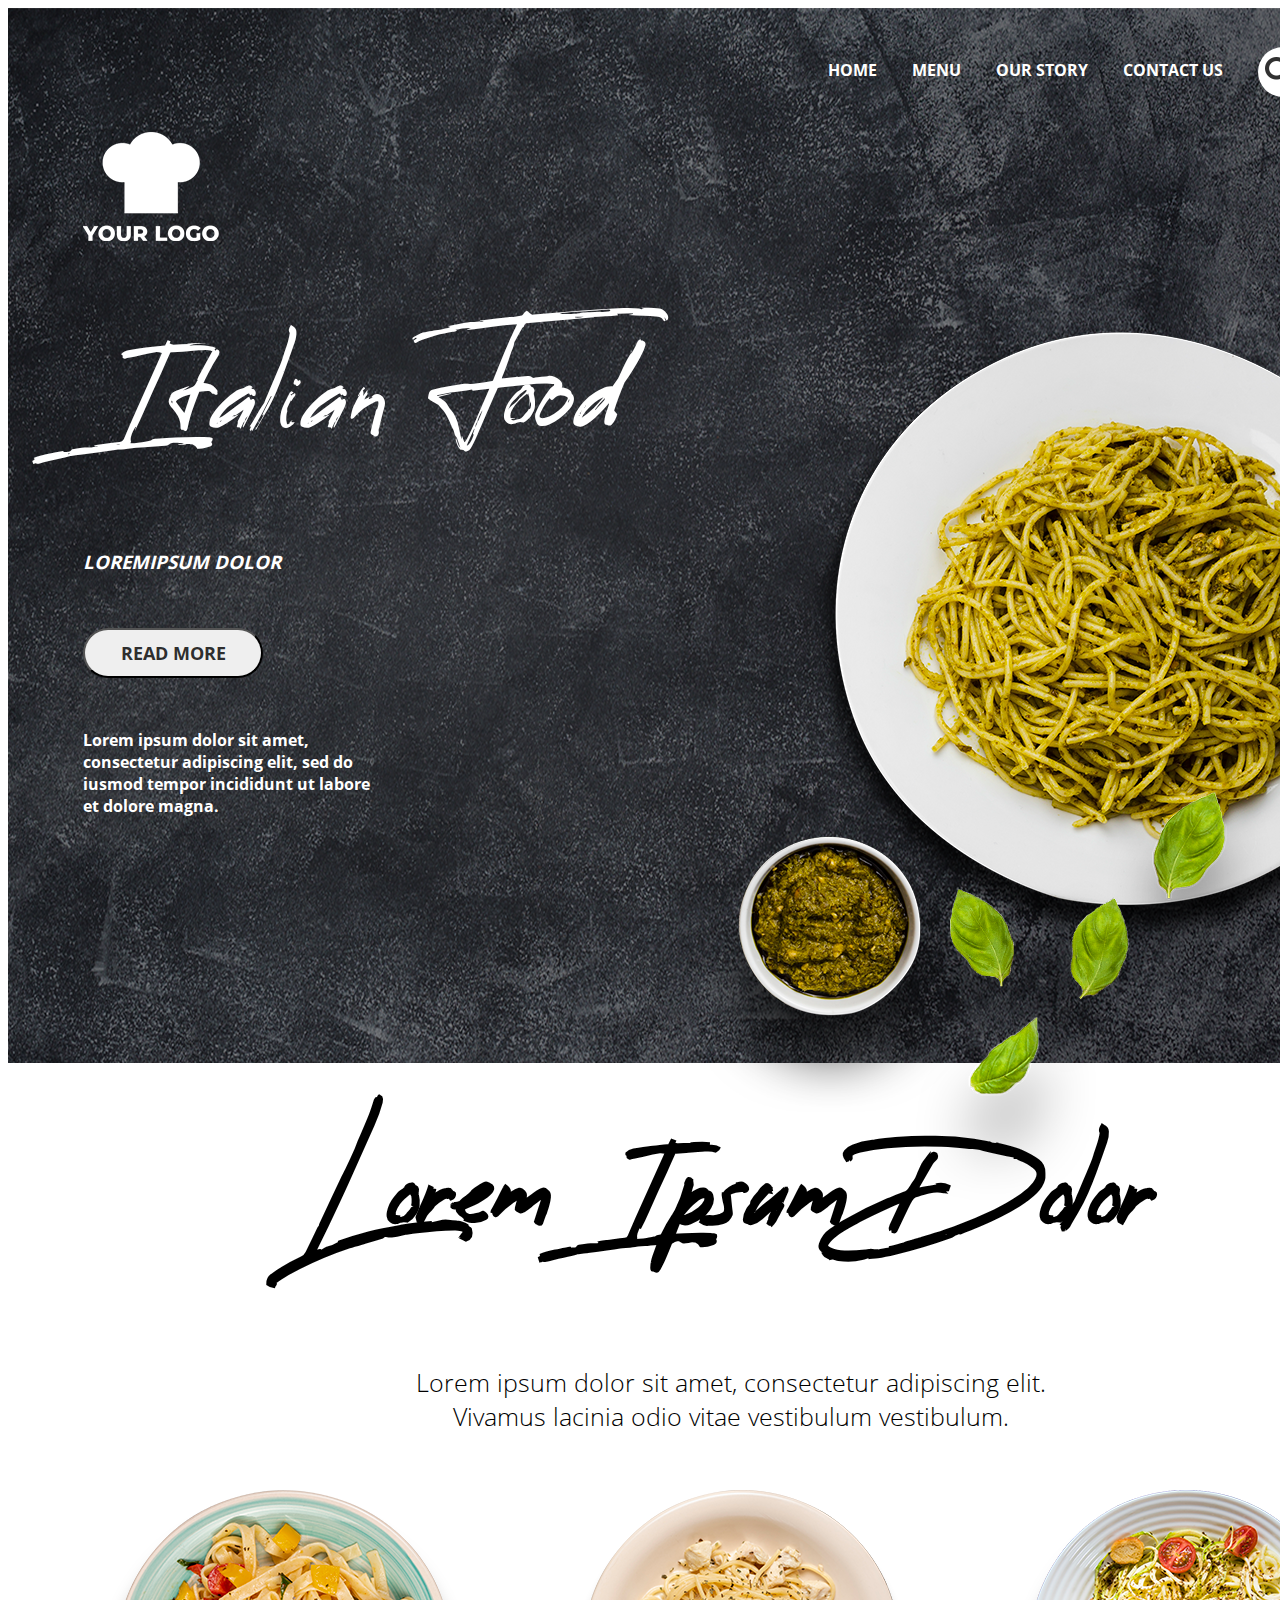
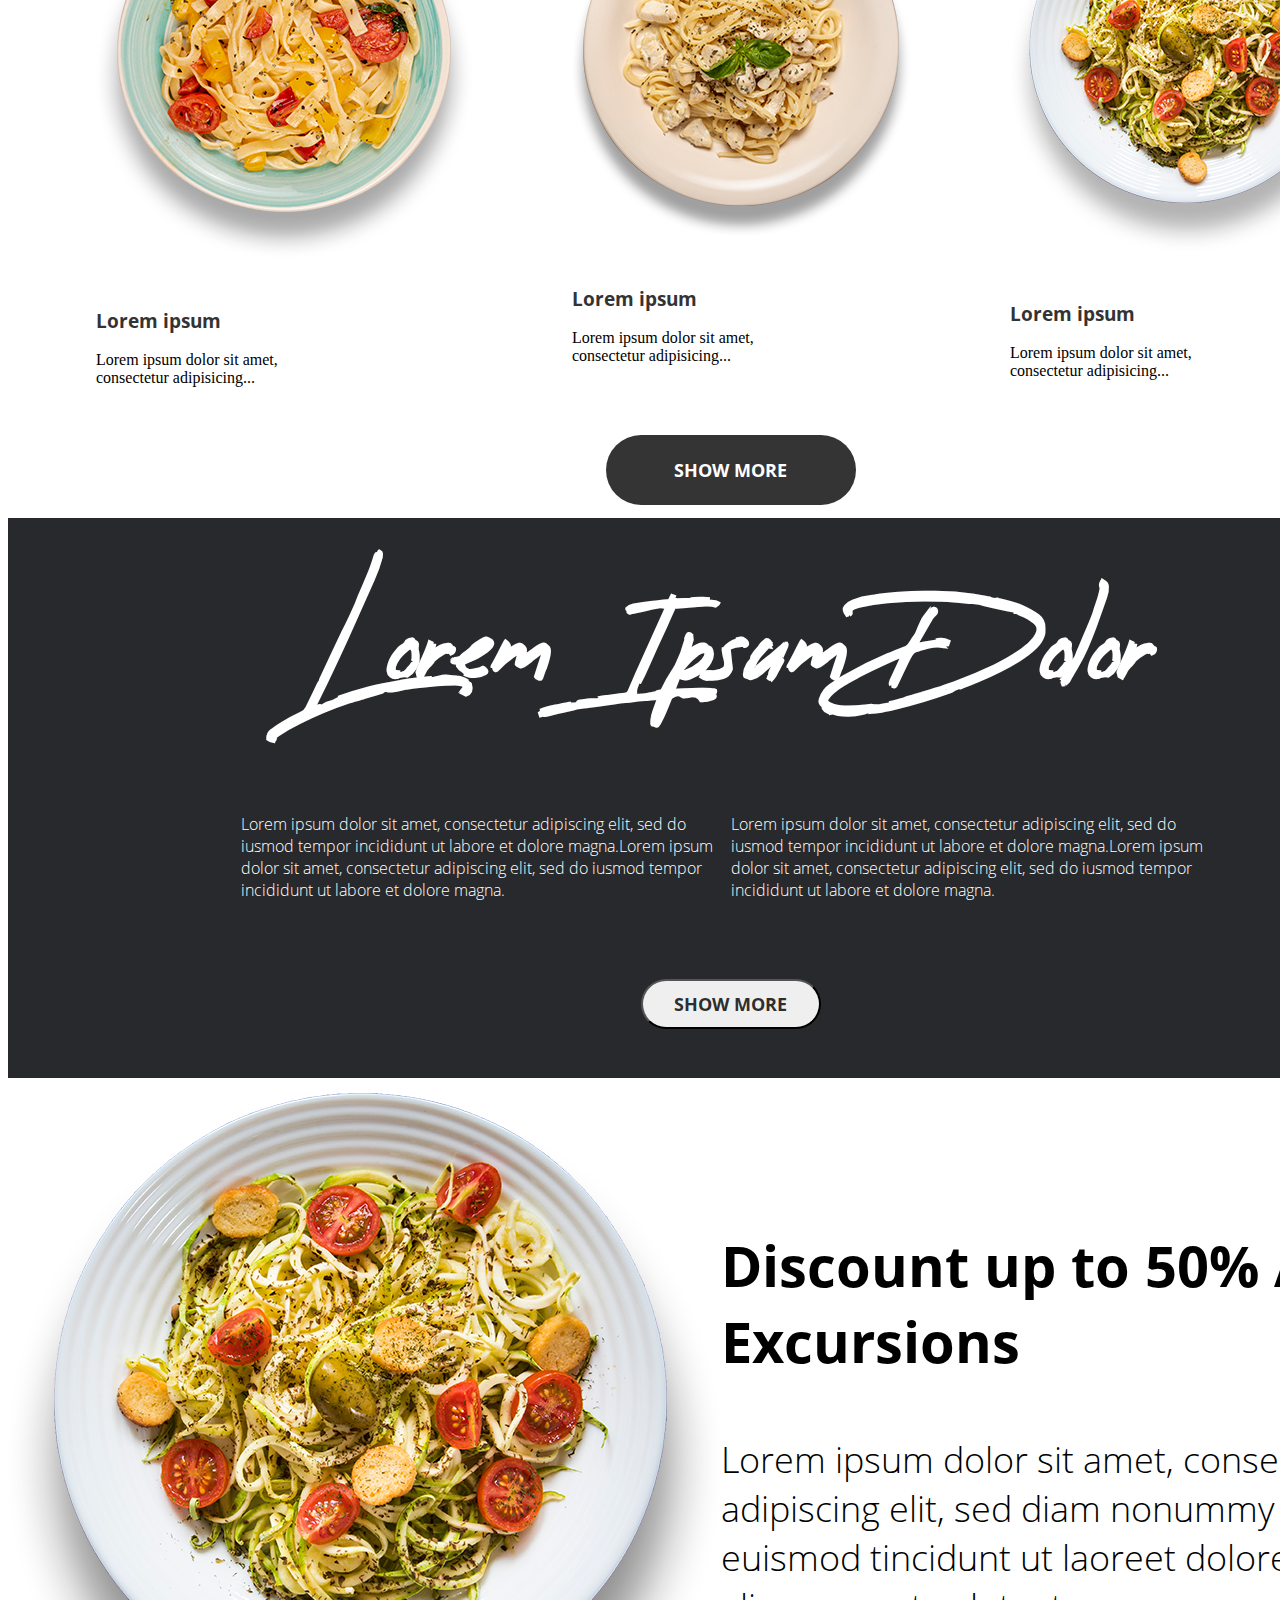
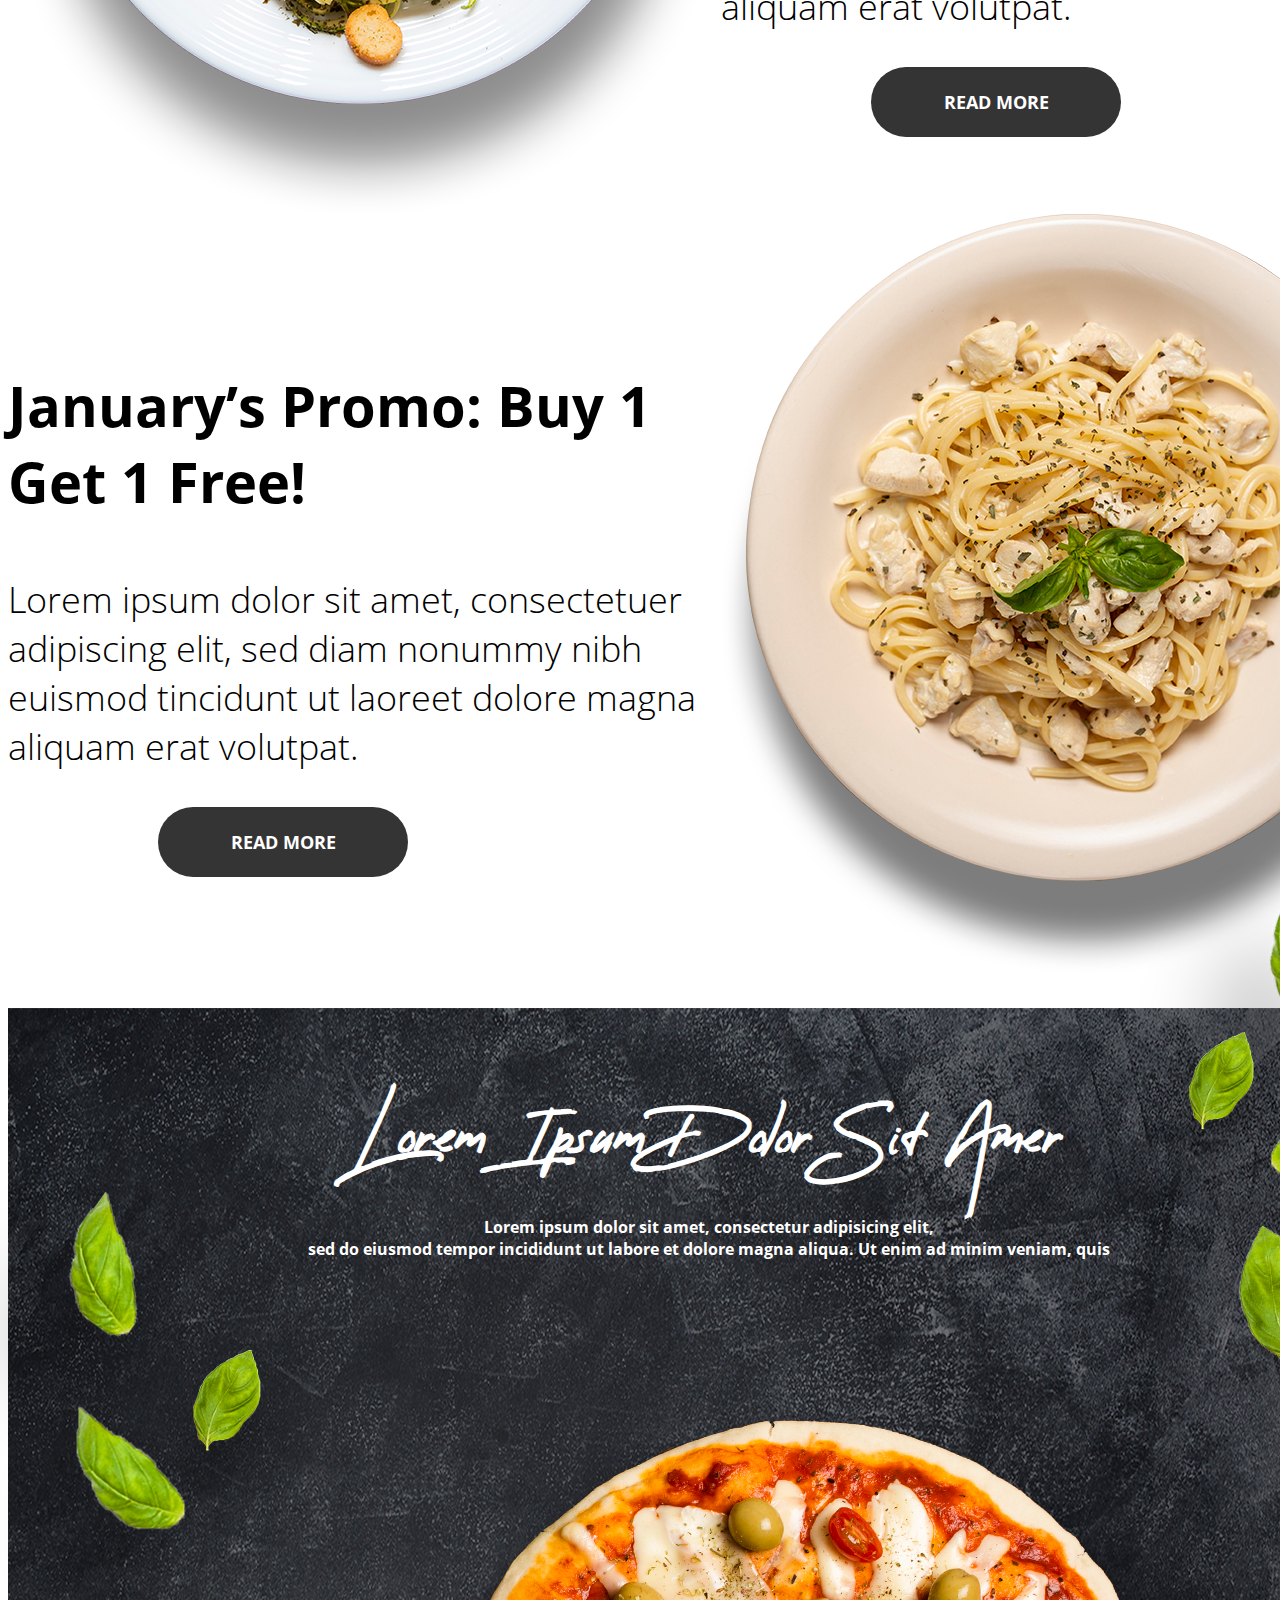
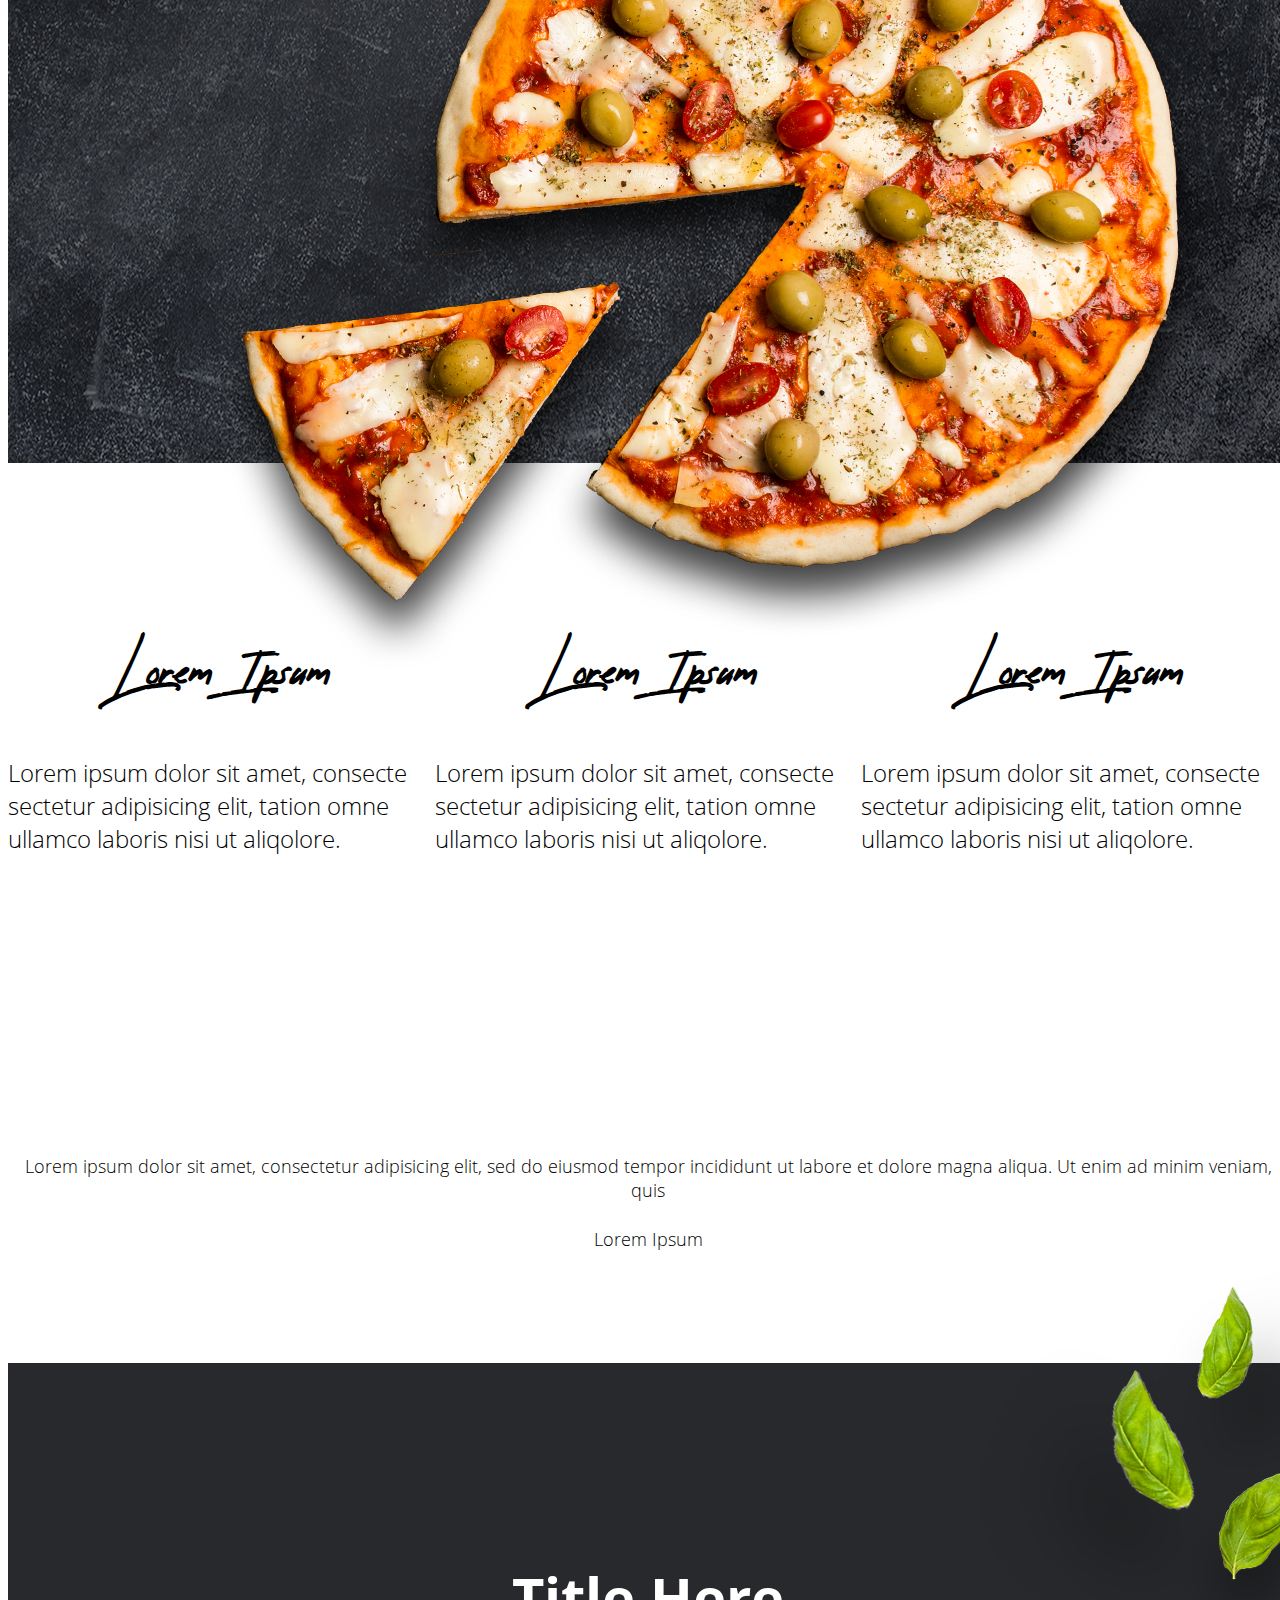
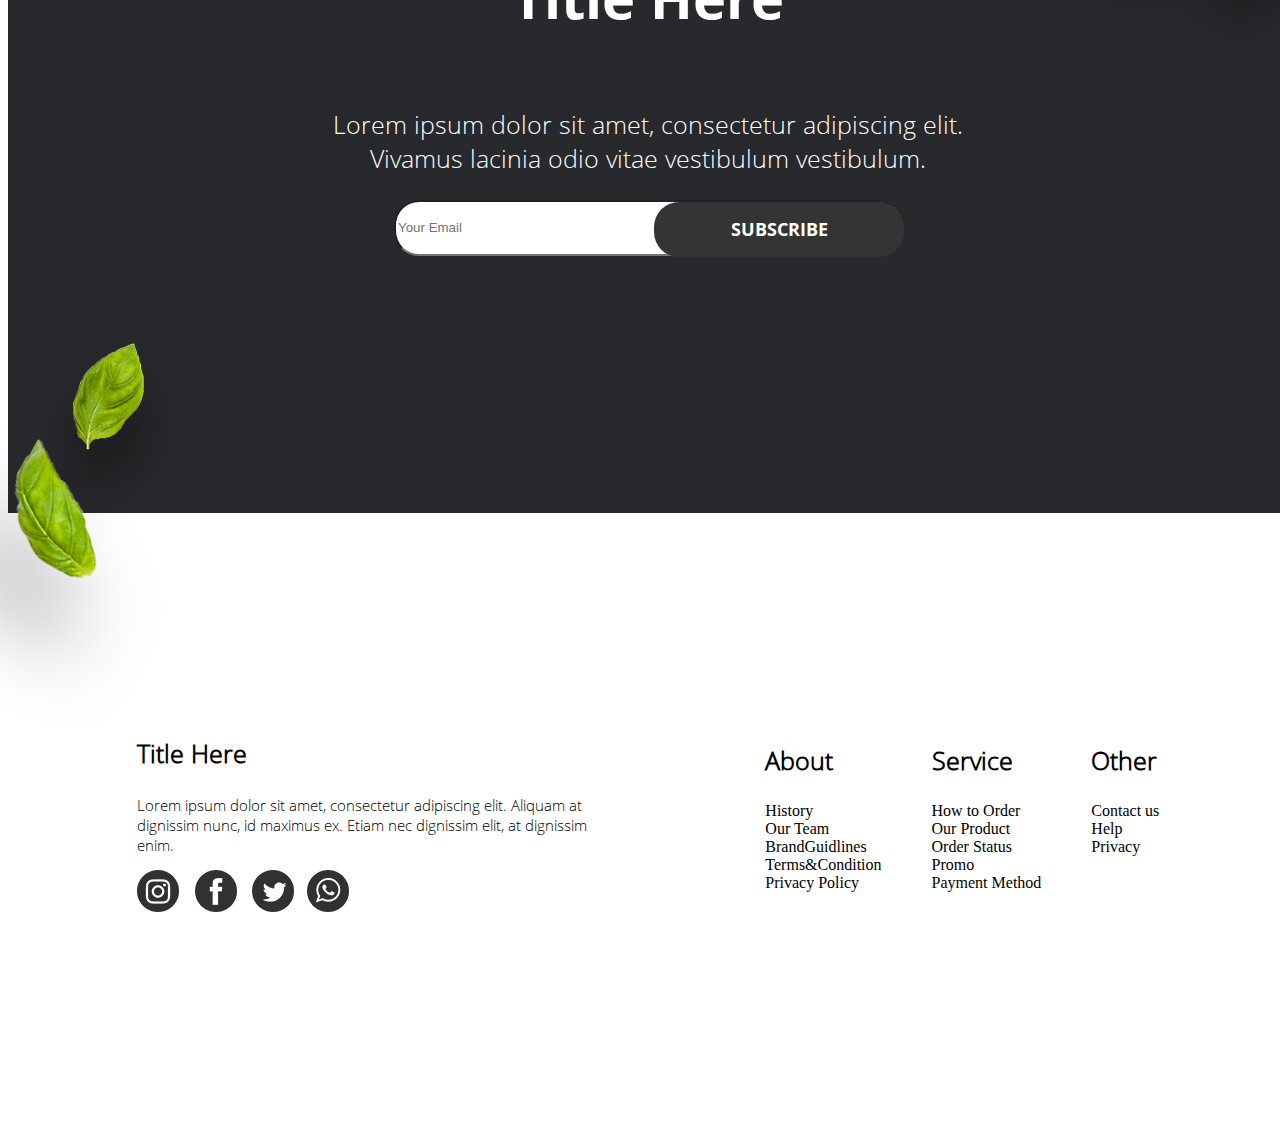
<file: Food_Landing/index.html>
<!DOCTYPE html>
<html lang="en">

<head>
    <meta charset="UTF-8">
    <meta name="viewport" content="width=device-width, initial-scale=1.0">
    <title>Document</title>
    <link rel="stylesheet" href="styles/style.css">
</head>

<body>
    <header>
        <nav>
            <ul>
                <li><a href="#">HOME</a></li>
                <li><a href="#">MENU</a> </li>
                <li><a href="#">OUR STORY</a></li>
                <li><a href="#">CONTACT US</a> </li>
            </ul>
            <input type="search" class="search">
        </nav>
        <div class="main-header">
            <div class="header-content">
                <div class="logo">
                    <img src="images/logo/logo.png" alt="logotype">
                </div>
                <div class="content">
                    <p class="heading">Italian Food</p>
                    <h3>LOREMIPSUM DOLOR</h3>
                    <input type="button" value="READ MORE" class="button">
                    <p class="text">Lorem ipsum dolor sit amet, consectetur adipiscing elit, sed do iusmod tempor
                        incididunt
                        ut labore et
                        dolore magna.</p>
                </div>
            </div>
            <div class="food_image_1">
                <img src="images/food/header/plates.png" alt="plates with food" class="plate">
                <img src="images/food/header/sous.png" alt="sous" class="sous">
                <img src="images/food/header/leafes.png" alt="leafes of tree" class="leafes">
            </div>
        </div>

    </header>
    <main>
        <div class="first-screen">
            <h1>Lorem Ipsum Dolor</h1>
            <p class="headering">Lorem ipsum dolor sit amet, consectetur adipiscing elit. <br> Vivamus lacinia odio
                vitae
                vestibulum vestibulum.
            </p>
            <div class="menu">
                <div class="content">
                    <img src="images/food/main/one.png" alt="">
                    <h3>Lorem ipsum</h3>
                    <p>Lorem ipsum dolor sit amet,
                        consectetur adipisicing...</p>
                </div>
                <div class="content">
                    <img src="images/food/main/two.png" alt="">
                    <h3>Lorem ipsum</h3>
                    <p>Lorem ipsum dolor sit amet,
                        consectetur adipisicing...</p>
                </div>
                <div class="content">
                    <img src="images/food/main/three.png" alt="">
                    <h3>Lorem ipsum</h3>
                    <p>Lorem ipsum dolor sit amet,
                        consectetur adipisicing...</p>
                </div>
            </div>

            <input type="button" value="SHOW MORE" class="button">
        </div>
        <div class="second-screen">
            <h1>Lorem Ipsum Dolor</h1>
            <div class="content">
                <p>Lorem ipsum dolor sit amet, consectetur adipiscing elit, sed do iusmod tempor incididunt ut labore et
                    dolore magna.Lorem ipsum dolor sit amet, consectetur adipiscing elit, sed do iusmod tempor
                    incididunt ut labore et
                    dolore magna.</p>
                <p>Lorem ipsum dolor sit amet, consectetur adipiscing elit, sed do iusmod tempor incididunt ut labore et
                    dolore magna.Lorem ipsum dolor sit amet, consectetur adipiscing elit, sed do iusmod tempor
                    incididunt ut labore et
                    dolore magna.</p>
            </div>
            <input type="submit" value="SHOW MORE" class="button">
        </div>
        <div class="third-screen">
            <article class="left">
                <img src="images/food/third-screen/one-food.png" alt="food">
                <div class="content">
                    <h3>Discount up to
                        50% All Excursions</h3>
                    <p>Lorem ipsum dolor sit amet, consectetuer adipiscing elit, sed diam nonummy nibh euismod tincidunt
                        ut
                        laoreet dolore magna aliquam erat volutpat.</p>
                    <input type="button" value="READ MORE" class="button">
                </div>
            </article>
            <article class="right">
                <img src="images/food/third-screen/two-food.png" alt="food">
                <div class="content">
                    <h3>January’s Promo:
                        Buy 1 Get 1 Free!</h3>
                    <p>Lorem ipsum dolor sit amet, consectetuer adipiscing elit, sed diam nonummy nibh euismod tincidunt
                        ut
                        laoreet dolore magna aliquam erat volutpat.</p>
                    <input type="button" value="READ MORE" class="button">
                </div>
            </article>
        </div>
        <div class="fourth-screen">
            <div class="content">
                <h3>Lorem Ipsum Dolor Sit Amer</h3>
                <p>Lorem ipsum dolor sit amet, consectetur adipisicing elit,<br> sed do eiusmod tempor incididunt ut
                    labore
                    et
                    dolore magna aliqua. Ut enim ad minim veniam, quis </p>
            </div>
            <img src="images/food/fourth-screen/PizzaAll.png" alt="pizza" class="pizza">
            <img src="images/food/fourth-screen/leafes.png" alt="leafes" class="leafes">
        </div>
        <div class="fifth-screen">
            <div class="content">
                <article>
                    <h3>Lorem Ipsum</h3>
                    <p>Lorem ipsum dolor sit amet, consecte
                        sectetur adipisicing elit, tation omne
                        ullamco laboris nisi ut aliqolore.</p>
                </article>
                <article>
                    <h3>Lorem Ipsum</h3>
                    <p>Lorem ipsum dolor sit amet, consecte
                        sectetur adipisicing elit, tation omne
                        ullamco laboris nisi ut aliqolore.</p>
                </article>
                <article>
                    <h3>Lorem Ipsum</h3>
                    <p>Lorem ipsum dolor sit amet, consecte
                        sectetur adipisicing elit, tation omne
                        ullamco laboris nisi ut aliqolore.</p>
                </article>
            </div>
            <div class="second-content">
                <p>Lorem ipsum dolor sit amet, consectetur adipisicing elit, sed do eiusmod tempor incididunt ut labore
                    et dolore magna aliqua. Ut enim ad minim veniam, quis </p>
                <p>Lorem Ipsum</p>
            </div>
        </div>
        <div class="sixth-screen">
            <img src="images/food/sixth-screen/leafes.png" alt="leafes">
            <h2>Title Here</h2>
            <p>Lorem ipsum dolor sit amet, consectetur adipiscing elit. <br> Vivamus lacinia odio vitae vestibulum
                vestibulum. </p>
            <div class="email">
                <input type="text" name="email" id="email" placeholder="Your Email">
                <input type="button" value="SUBSCRIBE" class='button'>
            </div>
        </div>
    </main>
    <footer>
        <div class="first-content">
            <h3>Title Here</h3>
            <p>Lorem ipsum dolor sit amet, consectetur adipiscing elit. Aliquam at dignissim nunc, id maximus ex. Etiam
                nec dignissim elit, at dignissim enim. </p>
            <div class="icons">
                <a href="#"><img src="images/icons/social.png" alt="social"></a>
            </div>
        </div>
        <div class="second-content">
            <nav>
                <h3>About</h3>
                <ul>
                    <li><a href="">History</a></li>
                    <li><a href="">Our Team</a></li>
                    <li><a href="">BrandGuidlines</a></li>
                    <li><a href="">Terms&Condition</a></li>
                    <li><a href="">Privacy Policy</a></li>
                </ul>
            </nav>
            <nav>
                <h3>Service</h3>
                <ul>
                    <li><a href="">How to Order</a></li>
                    <li><a href="">Our Product</a></li>
                    <li><a href="">Order Status</a></li>
                    <li><a href="">Promo</a></li>
                    <li><a href="">Payment Method</a></li>
                </ul>
            </nav>
            <nav>
                <h3>Other</h3>
                <ul>
                    <li><a href="">Contact us</a></li>
                    <li><a href="">Help</a></li>
                    <li><a href="">Privacy</a></li>
                </ul>
            </nav>
        </div>
    </footer>
</body>

</html>
</file>
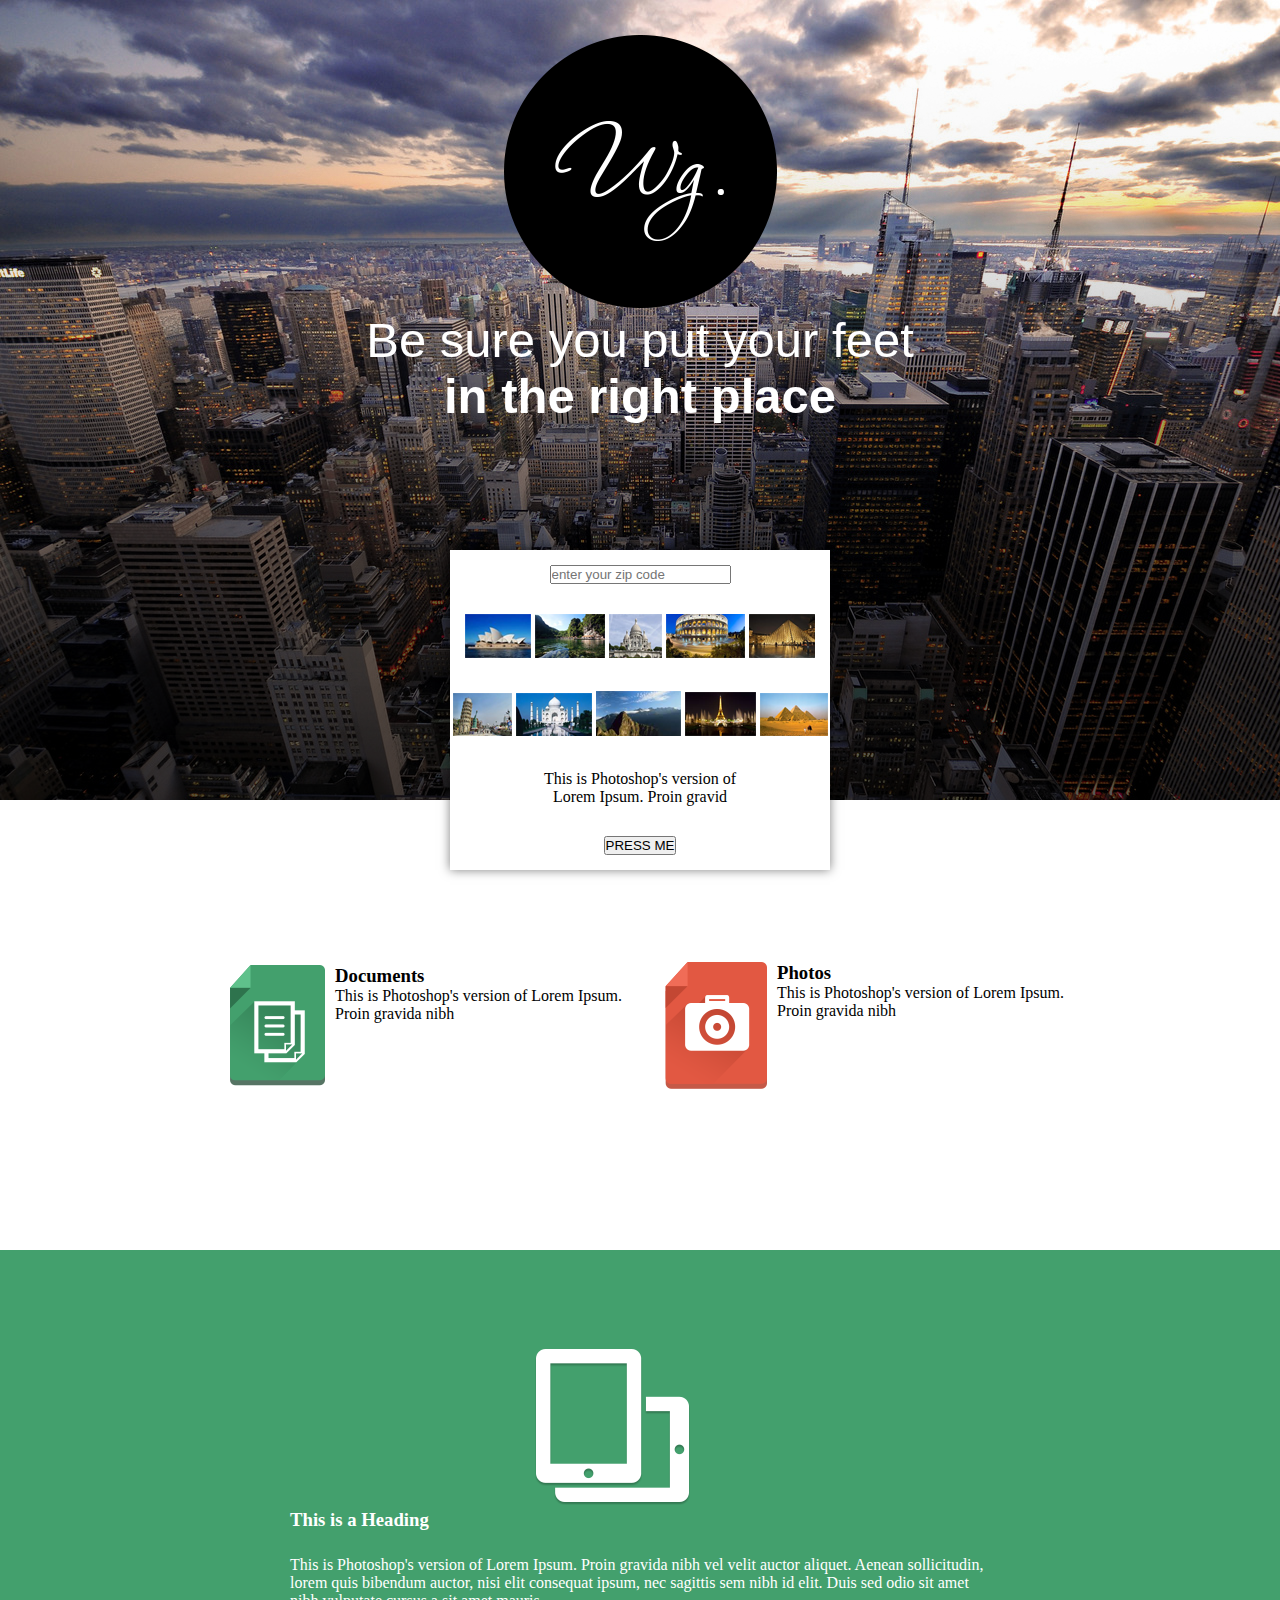
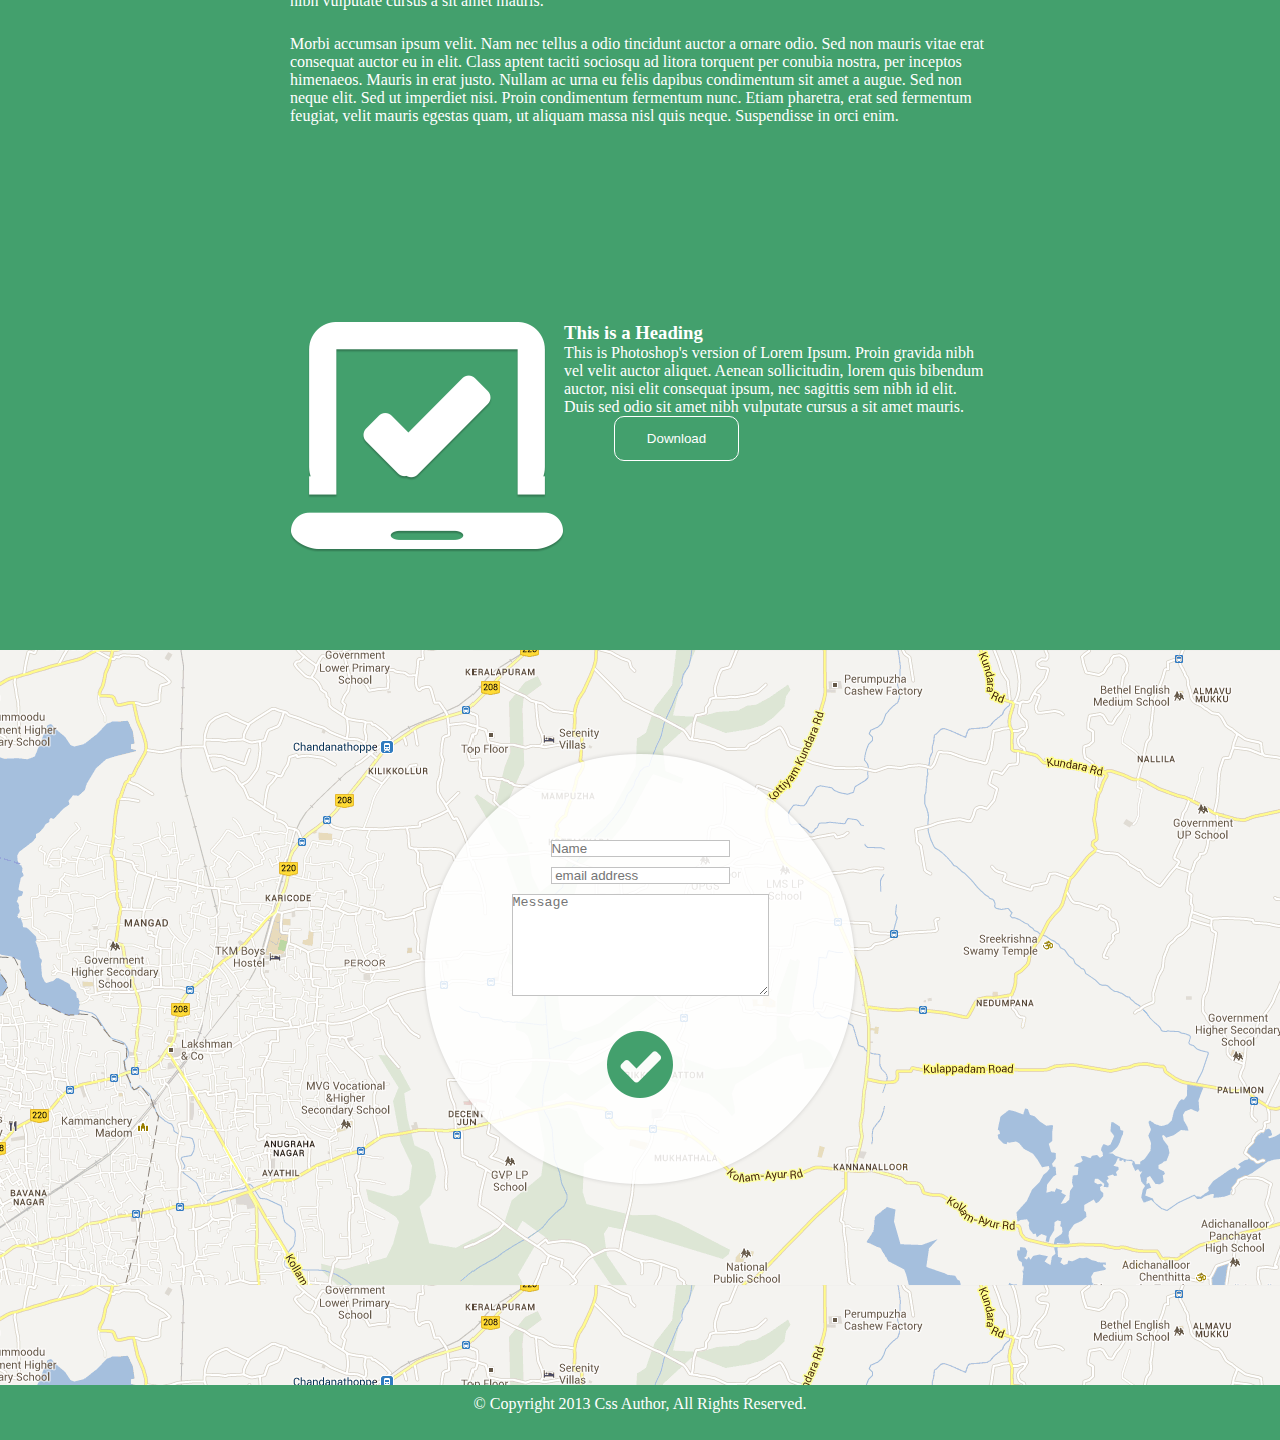
<file: Landing/index.html>
<!DOCTYPE html>
<html lang="en">

<head>
    <meta charset="UTF-8">
    <meta name="viewport" content="width=device-width, initial-scale=1, shrink-to-fit=no">
    <title>Lending</title>
    <link rel="stylesheet" href="https://stackpath.bootstrapcdn.com/bootstrap/4.5.0/css/bootstrap.min.css"
        integrity="sha384-9aIt2nRpC12Uk9gS9baDl411NQApFmC26EwAOH8WgZl5MYYxFfc+NcPb1dKGj7Sk" crossorigin="anonymous">

    <link rel="stylesheet" href="style.css">
</head>

<body>
    <header class="conteiner-fluid">
        <div class="logo">
            <img src="images/Logo/logo.png" alt="">
        </div>
        <div class="text-logo">
            <p>Be sure you put your feet <br><b>in the right place</b> </p>
        </div>
        <div class="press-me">
            <input type="text" name="" id="" placeholder="enter your zip code">
            <div class="oneRoll">
                <img src="images/oneRoll/1.png" alt="">
                <img src="images/oneRoll/2.png" alt="">
                <img src="images/oneRoll/3.png" alt="">
                <img src="images/oneRoll/4.png" alt="">
                <img src="images/oneRoll/5.png" alt="">
            </div>
            <div class="twoRoll">
                <img src="images/twoRoll/1.png" alt="">
                <img src="images/twoRoll/2.png" alt="">
                <img src="images/twoRoll/3.png" alt="">
                <img src="images/twoRoll/4.png" alt="">
                <img src="images/twoRoll/5.png" alt="">
            </div>
            <p class='.text-muted'>This is Photoshop's version of <br> Lorem Ipsum. Proin gravid</p>
            <button class="btn btn-primary">PRESS ME</button>
        </div>
    </header>
    <div class="content">
        <div class="documents">
            <img src="images/content/Documents.png" alt="">
            <h3>Documents</h3>
            <p>This is Photoshop's version of Lorem Ipsum. Proin gravida nibh</p>
        </div>
        <div class="photos">
            <img src="images/content/Camera.png" alt="">
            <h3>Photos</h3>
            <p>This is Photoshop's version of Lorem Ipsum. Proin gravida nibh</p>
        </div>
    </div>

    <main>
        <div class="first-screen">
            <img src="images/main/firstScreen/1.png" alt="">
            <h3>This is a Heading</h3>
            <p>This is Photoshop's version of Lorem Ipsum. Proin gravida nibh vel velit auctor aliquet. Aenean
                sollicitudin, lorem quis bibendum auctor, nisi elit consequat ipsum, nec sagittis sem nibh id elit. Duis
                sed odio sit amet nibh vulputate cursus a sit amet mauris. </p>
            <p>Morbi accumsan ipsum velit. Nam nec tellus a odio tincidunt auctor a ornare odio. Sed non mauris vitae
                erat consequat auctor eu in elit. Class aptent taciti sociosqu ad litora torquent per conubia nostra,
                per inceptos himenaeos. Mauris in erat justo. Nullam ac urna eu felis dapibus condimentum sit amet a
                augue. Sed non neque elit. Sed ut imperdiet nisi. Proin condimentum fermentum nunc. Etiam pharetra, erat
                sed fermentum feugiat, velit mauris egestas quam, ut aliquam massa nisl quis neque. Suspendisse in orci
                enim.</p>
        </div>
        <div class="second-screen">
            <img src="images/main/secondScreen/2.png" alt="">
            <h3>This is a Heading</h3>
            <p>This is Photoshop's version of Lorem Ipsum. Proin gravida nibh vel velit auctor aliquet. Aenean
                sollicitudin, lorem quis bibendum auctor, nisi elit consequat ipsum, nec sagittis sem nibh id elit. Duis
                sed odio sit amet nibh vulputate cursus a sit amet mauris.</p>
            <button>Download</button>
        </div>
    </main>
    <div class="map-conteiner">
        <div class="circle">
            <input type="text" placeholder="Name">
            <input type="text" placeholder=" email address">
            <textarea name="" id="" cols="30" rows="10" placeholder="Message"></textarea>
            <button id="checker"></button>
        </div>
    </div>
    <footer>
        <div class="footer">
            <p> © Copyright 2013 Css Author, All Rights Reserved. </p>
        </div>
    </footer>
</body>

</html>
</file>
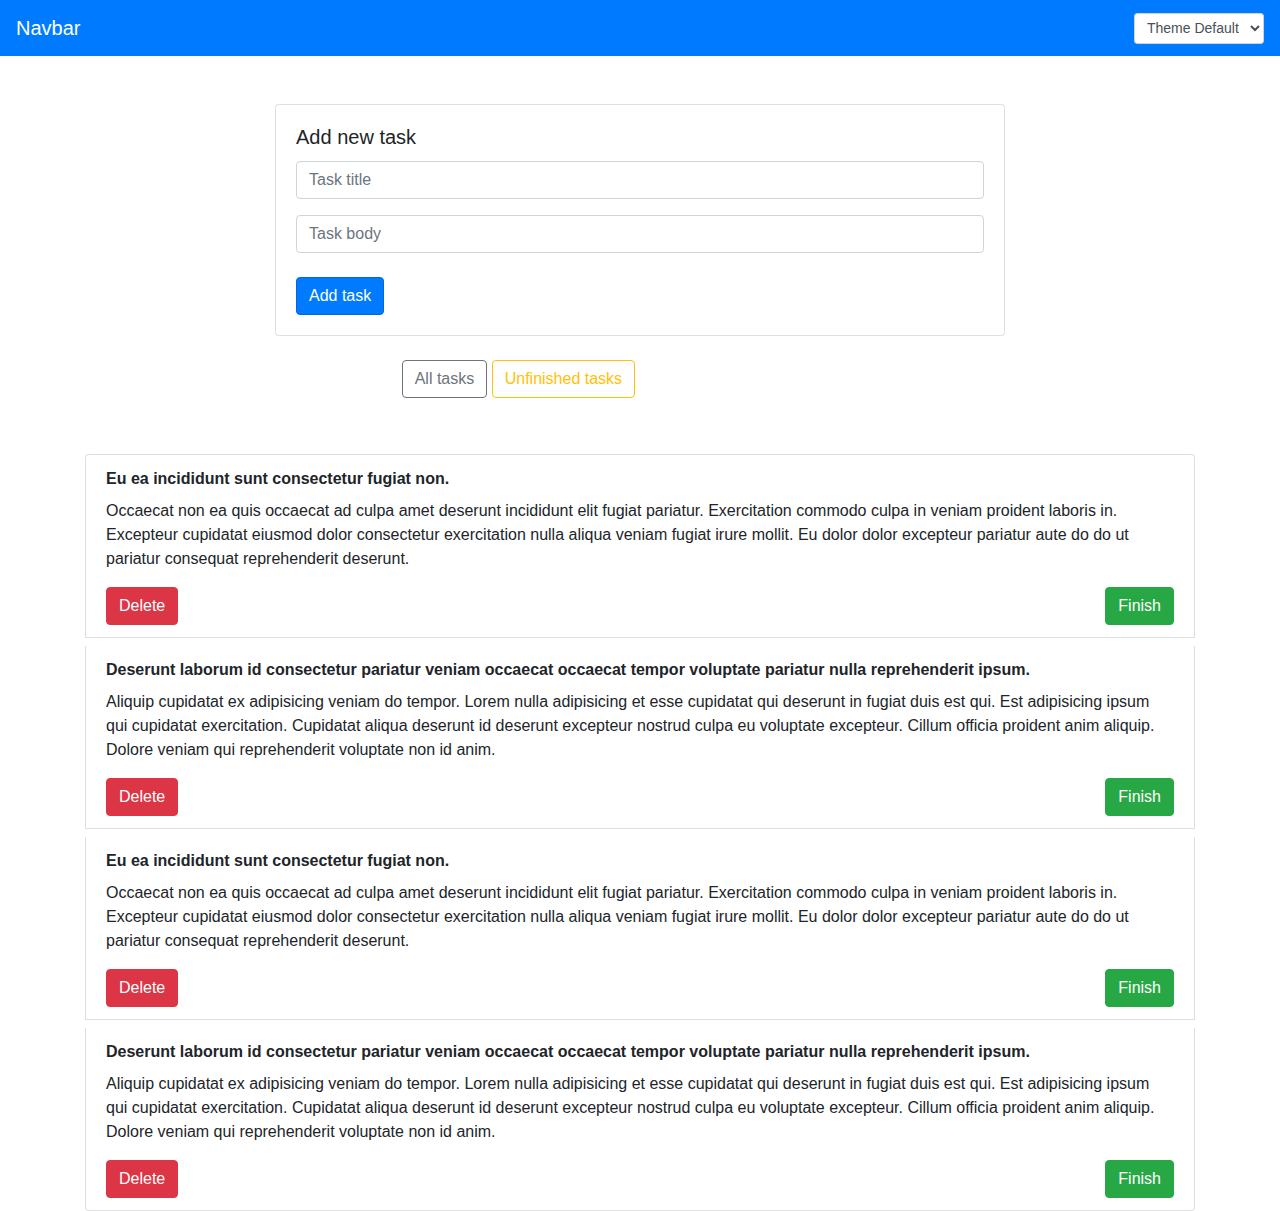
<file: TodoList/index.html>
<!DOCTYPE html>
<html lang="en">
  <head>
    <meta charset="UTF-8" />
    <meta name="viewport" content="width=device-width, initial-scale=1.0" />
    <meta http-equiv="X-UA-Compatible" content="ie=edge" />
    <link rel="stylesheet" href="https://stackpath.bootstrapcdn.com/bootstrap/4.5.2/css/bootstrap.min.css" integrity="sha384-JcKb8q3iqJ61gNV9KGb8thSsNjpSL0n8PARn9HuZOnIxN0hoP+VmmDGMN5t9UJ0Z" crossorigin="anonymous">
    <link rel="stylesheet" href="style.css">
    <title>Todo List</title>
  </head>
  <body>
    <nav class="header navbar navbar-dark bg-primary">
      <a class="navbar-brand">Navbar</a>
      <form class="form-inline">
        <select class="form-control form-control-sm" id="themeSelect">
          <option value="default">Theme Default</option>
          <option value="light">Theme Light</option>
          <option value="dark">Theme Dark</option>
        </select>
      </form>
    </nav>
    <div class="form-section mt-5">
      <div class="container">
        <div class="row">
          <div class="col col-8 mx-auto">
            <div class="card">
              <div class="card-body">
                <h5 class="card-title">Add new task</h5>
                <form name="addTask">
                  <input
                    type="text"
                    name="title"
                    id="title"
                    class="form-control"
                    placeholder="Task title"
                  />
                  <input
                    type="text"
                    name="body"
                    id="body"
                    class="form-control mt-3"
                    placeholder="Task body"
                  />
                  <button type="submit" class="btn btn-primary mt-4">
                    Add task
                  </button>
                </form>
                <span class="text-danger d-none">* Список задач пуст</span>
              </div>
            </div>
            <div class="row">
              <div class="col col-8 mx-auto mt-4 task-buttons">
                <button type="submit" class="btn btn-outline-secondary all-tasks">
                  All tasks
                </button>
                <button type="submit" class="btn btn-outline-warning unfinished-tasks">
                  Unfinished tasks
                </button>
                </div>
            </div>
          </div>
        </div>
      </div>
    </div>
    <div class="tasks-list-section mt-5">
      <div class="container">
        <ul class="list-group all-task">
        </ul>
      </div>
    </div>
    <script src="script.js"></script>
  </body>
</html>
</file>
<file: Food_Landing/styles/style.css>
@font-face {
  font-family: "OpenSansBold";
  src: url(../fonts/Open_Sans/OpenSans-Bold.ttf) format("truetype");
  font-style: normal;
  font-weight: normal;
}

@font-face {
  font-family: "OpenSans";
  src: url(../fonts/Open_Sans/OpenSans-Light.ttf) format("truetype");
  font-style: normal;
  font-weight: normal;
}

@font-face {
  font-family: "ReeyRegular";
  src: url(../fonts/Reey-Regular.otf) format("opentype");
  font-style: normal;
  font-weight: normal;
}

header {
  width: 1445px;
  height: 1055px;
  background-image: url(../images/background/Header_Background.png);
  margin: auto;
}

header nav {
  color: white;
  display: -webkit-box;
  display: -ms-flexbox;
  display: flex;
  -webkit-box-align: end;
      -ms-flex-align: end;
          align-items: flex-end;
  -webkit-box-pack: end;
      -ms-flex-pack: end;
          justify-content: flex-end;
  margin-right: 45px;
  margin-bottom: 35px;
}

header nav ul {
  display: -webkit-box;
  display: -ms-flexbox;
  display: flex;
  -webkit-box-orient: horizontal;
  -webkit-box-direction: normal;
      -ms-flex-direction: row;
          flex-direction: row;
  -webkit-box-align: center;
      -ms-flex-align: center;
          align-items: center;
  -webkit-box-pack: end;
      -ms-flex-pack: end;
          justify-content: flex-end;
}

header nav ul li {
  list-style: none;
  margin-right: 35px;
  margin-top: 35px;
}

header nav ul li a {
  text-decoration: none;
  color: white;
  font-family: "OpenSansBold";
  font-size: 16px;
}

header nav ul li a:visited {
  color: white;
}

header .search {
  width: 150px;
  height: 50px;
  background: url(../images/icons/Search.png) no-repeat 7px;
  background-color: white;
  border-radius: 25px;
  border: none;
}

header .main-header {
  display: -webkit-box;
  display: -ms-flexbox;
  display: flex;
}

header .main-header .header-content {
  color: white;
  width: 675px;
  margin-left: 75px;
  display: -webkit-box;
  display: -ms-flexbox;
  display: flex;
  -webkit-box-pack: center;
      -ms-flex-pack: center;
          justify-content: center;
  -webkit-box-orient: vertical;
  -webkit-box-direction: normal;
      -ms-flex-direction: column;
          flex-direction: column;
}

header .main-header .header-content .heading {
  font-family: 'ReeyRegular';
  font-size: 92px;
}

header .main-header .header-content h3 {
  font-family: 'OpenSansBold';
  font-style: italic;
}

header .main-header .header-content .button {
  font-family: 'OpenSansBold';
  font-size: 18px;
  color: rgba(34, 34, 34, 0.952);
  width: 180px;
  height: 50px;
  border-radius: 35px;
  margin-bottom: 35px;
  margin-top: 35px;
}

header .main-header .header-content .text {
  width: 300px;
  font-family: 'OpenSansBold';
}

header .main-header .food_image_1 {
  position: relative;
  margin-top: 190px;
}

header .main-header .food_image_1 .plate {
  position: absolute;
  left: 55px;
}

header .main-header .food_image_1 .sous {
  position: absolute;
  top: 500px;
  left: -75px;
}

header .main-header .food_image_1 .leafes {
  position: absolute;
  top: 400px;
  left: 150px;
}

main .first-screen {
  width: 1445px;
  height: 1055px;
  margin: auto;
  display: -webkit-box;
  display: -ms-flexbox;
  display: flex;
  -webkit-box-align: center;
      -ms-flex-align: center;
          align-items: center;
  -webkit-box-orient: vertical;
  -webkit-box-direction: normal;
      -ms-flex-direction: column;
          flex-direction: column;
  -ms-flex-pack: distribute;
      justify-content: space-around;
}

main .first-screen h1 {
  font-family: 'ReeyRegular';
  font-size: 90px;
}

main .first-screen .headering {
  font-family: 'OpenSans';
  font-size: 25px;
  text-align: center;
}

main .first-screen .menu {
  display: -webkit-box;
  display: -ms-flexbox;
  display: flex;
}

main .first-screen .menu .content {
  margin: 5px 50px 5px 50px;
}

main .first-screen .menu .content img {
  display: block;
  margin: auto;
  margin-bottom: 50px;
}

main .first-screen .menu .content h3 {
  font-family: 'OpenSansBold';
  color: #333333;
}

main .first-screen .menu .content p {
  width: 250px;
}

@-webkit-keyframes Cards {
  25% {
    -webkit-box-shadow: 2px 1px 2px rgba(0, 0, 0, 0.5);
            box-shadow: 2px 1px 2px rgba(0, 0, 0, 0.5);
  }
  50% {
    -webkit-box-shadow: 5px 1px 5px rgba(0, 0, 0, 0.5);
            box-shadow: 5px 1px 5px rgba(0, 0, 0, 0.5);
  }
  75% {
    -webkit-box-shadow: 7px 2px 7px rgba(0, 0, 0, 0.5);
            box-shadow: 7px 2px 7px rgba(0, 0, 0, 0.5);
  }
  100% {
    -webkit-box-shadow: 10px 2px 10px rgba(0, 0, 0, 0.5);
            box-shadow: 10px 2px 10px rgba(0, 0, 0, 0.5);
  }
}

@keyframes Cards {
  25% {
    -webkit-box-shadow: 2px 1px 2px rgba(0, 0, 0, 0.5);
            box-shadow: 2px 1px 2px rgba(0, 0, 0, 0.5);
  }
  50% {
    -webkit-box-shadow: 5px 1px 5px rgba(0, 0, 0, 0.5);
            box-shadow: 5px 1px 5px rgba(0, 0, 0, 0.5);
  }
  75% {
    -webkit-box-shadow: 7px 2px 7px rgba(0, 0, 0, 0.5);
            box-shadow: 7px 2px 7px rgba(0, 0, 0, 0.5);
  }
  100% {
    -webkit-box-shadow: 10px 2px 10px rgba(0, 0, 0, 0.5);
            box-shadow: 10px 2px 10px rgba(0, 0, 0, 0.5);
  }
}

main .first-screen .menu .content:hover {
  -webkit-transition-duration: 1s;
          transition-duration: 1s;
  -webkit-animation: Cards 2s forwards linear;
          animation: Cards 2s forwards linear;
}

main .first-screen .button {
  display: block;
  width: 250px;
  height: 70px;
  border-radius: 35px;
  background-color: #343434;
  color: white;
  border: none;
  font-family: 'OpenSansBold';
  font-size: 18px;
}

@-webkit-keyframes button {
  50% {
    background-color: #9c9c9c;
  }
  100% {
    color: #343434;
    background-color: white;
  }
}

@keyframes button {
  50% {
    background-color: #9c9c9c;
  }
  100% {
    color: #343434;
    background-color: white;
  }
}

main .first-screen .button:hover {
  -webkit-animation: button 0.5s forwards;
          animation: button 0.5s forwards;
}

main .second-screen {
  width: 1445px;
  height: 560px;
  margin: auto;
  background-color: #27292c;
  color: white;
  display: -webkit-box;
  display: -ms-flexbox;
  display: flex;
  -webkit-box-orient: vertical;
  -webkit-box-direction: normal;
      -ms-flex-direction: column;
          flex-direction: column;
  -ms-flex-pack: distribute;
      justify-content: space-around;
  -webkit-box-align: center;
      -ms-flex-align: center;
          align-items: center;
}

main .second-screen h1 {
  font-family: 'ReeyRegular';
  font-size: 90px;
}

main .second-screen .content {
  display: -webkit-box;
  display: -ms-flexbox;
  display: flex;
  -ms-flex-pack: distribute;
      justify-content: space-around;
}

main .second-screen .content p {
  width: 490px;
  font-family: 'OpenSans';
}

main .second-screen .button {
  font-family: 'OpenSansBold';
  font-size: 18px;
  color: rgba(34, 34, 34, 0.952);
  width: 180px;
  height: 50px;
  border-radius: 35px;
  margin-bottom: 35px;
  margin-top: 35px;
}

main .third-screen {
  width: 1445px;
  height: 1515px;
  margin: auto;
  margin-top: 15px;
}

main .third-screen article {
  display: -webkit-box;
  display: -ms-flexbox;
  display: flex;
  -webkit-box-align: center;
      -ms-flex-align: center;
          align-items: center;
}

main .third-screen article h3 {
  font-family: 'OpenSansBold';
  font-size: 56px;
}

main .third-screen article p {
  font-family: 'OpenSans';
  font-size: 36px;
}

main .third-screen article .button {
  display: block;
  width: 250px;
  height: 70px;
  border-radius: 35px;
  background-color: #343434;
  color: white;
  border: none;
  font-family: 'OpenSansBold';
  font-size: 18px;
  margin-left: 150px;
}

main .third-screen .right {
  -webkit-box-orient: horizontal;
  -webkit-box-direction: reverse;
      -ms-flex-direction: row-reverse;
          flex-direction: row-reverse;
}

main .fourth-screen {
  width: 1445px;
  height: 1055px;
  background-image: url(../images/food/fourth-screen/Background.png);
  margin: auto;
  color: white;
  position: relative;
}

main .fourth-screen .content {
  position: absolute;
  top: 50px;
  left: 300px;
  text-align: center;
}

main .fourth-screen h3 {
  font-family: 'ReeyRegular';
  font-size: 48px;
}

main .fourth-screen p {
  font-family: 'OpenSansBold';
  font-size: 16px;
}

main .fourth-screen .pizza {
  position: absolute;
  top: 400px;
  left: 200px;
}

main .fourth-screen .leafes {
  position: absolute;
  left: -50px;
  top: -150px;
}

main .fifth-screen {
  width: 1280px;
  height: 900px;
  margin: auto;
  display: -webkit-box;
  display: -ms-flexbox;
  display: flex;
  -webkit-box-orient: vertical;
  -webkit-box-direction: normal;
      -ms-flex-direction: column;
          flex-direction: column;
  -webkit-box-pack: start;
      -ms-flex-pack: start;
          justify-content: start;
  -webkit-box-align: center;
      -ms-flex-align: center;
          align-items: center;
}

main .fifth-screen .content {
  margin-top: 150px;
  display: -webkit-box;
  display: -ms-flexbox;
  display: flex;
  -webkit-box-orient: horizontal;
  -webkit-box-direction: normal;
      -ms-flex-direction: row;
          flex-direction: row;
  -ms-flex-pack: distribute;
      justify-content: space-around;
}

main .fifth-screen .content article {
  display: -webkit-box;
  display: -ms-flexbox;
  display: flex;
  -webkit-box-orient: vertical;
  -webkit-box-direction: normal;
      -ms-flex-direction: column;
          flex-direction: column;
  -webkit-box-pack: center;
      -ms-flex-pack: center;
          justify-content: center;
  -webkit-box-align: center;
      -ms-flex-align: center;
          align-items: center;
}

main .fifth-screen .content article h3 {
  font-family: 'ReeyRegular';
  font-size: 36px;
}

main .fifth-screen .content article p {
  font-family: 'OpenSans';
  font-size: 24px;
}

main .fifth-screen .second-content {
  margin-top: 250px;
  text-align: center;
}

main .fifth-screen .second-content p {
  margin-top: 25px;
  font-family: 'OpenSans';
  font-size: 18px;
}

main .sixth-screen {
  width: 1280px;
  height: 600px;
  margin: auto;
  background-color: #27292c;
  display: -webkit-box;
  display: -ms-flexbox;
  display: flex;
  -webkit-box-orient: vertical;
  -webkit-box-direction: normal;
      -ms-flex-direction: column;
          flex-direction: column;
  -webkit-box-pack: start;
      -ms-flex-pack: start;
          justify-content: flex-start;
  -webkit-box-align: center;
      -ms-flex-align: center;
          align-items: center;
  color: white;
  position: relative;
  padding-top: 150px;
}

main .sixth-screen h2 {
  font-family: OpenSansBold;
  font-size: 56px;
}

main .sixth-screen p {
  font-family: OpenSans;
  font-size: 25px;
  text-align: center;
}

main .sixth-screen img {
  position: absolute;
  top: -90px;
  left: -120px;
}

main .sixth-screen .email {
  position: relative;
}

main .sixth-screen .email #email {
  width: 500px;
  height: 50px;
  border-radius: 25px;
}

main .sixth-screen .email .button {
  position: absolute;
  top: 2px;
  left: 110px;
  display: block;
  width: 250px;
  height: 55px;
  border-radius: 25px;
  background-color: #343434;
  color: white;
  border: none;
  font-family: 'OpenSansBold';
  font-size: 18px;
  margin-left: 150px;
}

footer {
  width: 1280px;
  height: 600px;
  margin: auto;
  display: -webkit-box;
  display: -ms-flexbox;
  display: flex;
  -webkit-box-orient: horizontal;
  -webkit-box-direction: normal;
      -ms-flex-direction: row;
          flex-direction: row;
  -webkit-box-pack: space-evenly;
      -ms-flex-pack: space-evenly;
          justify-content: space-evenly;
  -webkit-box-align: center;
      -ms-flex-align: center;
          align-items: center;
}

footer h3 {
  font-family: OpenSans;
  font-size: 25px;
}

footer p {
  font-family: OpenSans;
  font-size: 15px;
}

footer ul {
  padding: 0px;
}

footer li {
  list-style-type: none;
}

footer li a {
  text-decoration: none;
  color: black;
}

footer .first-content {
  width: 450px;
}

footer .second-content {
  display: -webkit-box;
  display: -ms-flexbox;
  display: flex;
}

footer .second-content nav {
  margin-left: 50px;
}
/*# sourceMappingURL=style.css.map */
</file>
<file: Landing/style.css>
*{
    margin: 0px;
    padding: 0px;
    
}

header{
    height: 800px;
    width: 1280px;
    margin: auto;
    background-image: url(images/city.png);
    display: flex;
    flex-direction: column;
    justify-content: start;
    align-items: center;
}

.logo{
    margin-top: 35px;
}

.text-logo{
    color: white;
    font-size: 49px;
    text-align: center;
    font-family: 'Franklin Gothic Medium', 'Arial Narrow', Arial, sans-serif;

}

.press-me{
    position: absolute;
    top: 550px;
    height: 320px;
    width: 380px;
    background-color:white;
    box-shadow: 0 0 10px rgba(0,0,0,0.5);
    display: flex;
    flex-direction: column;
    justify-content: space-around;
    align-items: center;
}

.oneRoll img{
    margin: 0px;
    padding: 0px;
    
}
.press-me p{
    text-align: center;
}

.content{
    height: 450px;
    width: 1280px;
    margin: auto;

    display: flex;
    flex-direction: row;
    align-items: center;
    justify-content: center;

}
.content div{
    margin-left: 25px;
}
.content div img{
    float: left;
    margin-right: 10px;
}

footer{
    width: 1280px;
    height: 45px;
    margin: auto;
    background-color: #43a06d;
    color: white;
    text-align: center;
    padding-top: 10px;
}

main{
    height: 1000px;
    width: 1280px;
    margin: auto;
    background-color: #43a06d;
    display: flex;
    flex-direction: column;
    align-items: center;
    justify-content: center;
}
main div{
    color: white;
    width: 700px;
    /* border: 1px solid black; */
    margin: auto;
}

main .first-screen img{
    margin-left: 35%;
}
main .first-screen p{
    margin-top: 25px;
}
main .second-screen img{
    float: left;
}
main .second-screen button{
    height: 45px;
    width: 125px;
    background-color: #43a06d;
    border: 1px solid white;
    border-radius: 10px;
    color: white;
    margin-left: 50px;
    
}

main .second-screen button:hover{
    background-color: #29b96a;
}

.map-conteiner{
    height: 635px;
    width: 1280px;
    margin: auto;
    background-image: url(images/map/map.png);
    padding-top: 100px;
}
.circle{
    background-image: url(images/map/circle.png);
    width: 438px;
    height: 438px;
    margin: auto;
    display: flex;
    flex-direction: column;
    align-items: center;
    justify-content: center;

}
.circle input{
    margin-bottom: 10px;
    border: 1px solid rgba(128, 128, 128, 0.479);
}

.circle textarea{
    border: 1px solid rgba(128, 128, 128, 0.479);
    height: 100px;
    margin-bottom: 35px;
}

#checker{
    height: 67px;
    width: 66px;
    background: url(images/map/check.png);
    border: none;
}
</file>
<file: TodoList/style.css>
:root {
    --base-text-color: #212529;
    --header-bg: #007bff;
    --header-text-color: #fff;
    --default-btn-bg: #007bff;
    --default-btn-text-color: #fff;
    --default-btn-hover-bg: #0069d9;
    --default-btn-border-color: #0069d9;
    --danger-btn-bg: #dc3545;
    --danger-btn-text-color: #fff;
    --danger-btn-hover-bg: #bd2130;
    --danger-btn-border-color: #dc3545;
    --input-border-color: #ced4da;
    --input-bg-color: #fff;
    --input-text-color: #495057;
    --input-focus-bg-color: #fff;
    --input-focus-text-color: #495057;
    --input-focus-border-color: #80bdff;
    --input-focus-box-shadow: 0 0 0 0.2rem rgba(0, 123, 255, 0.25);
  }
  
  body {
    color: var(--base-text-color);
  }
  
  .navbar {
    background: var(--header-bg) !important;
  }
  
  .header .navbar-brand {
    color: var(--header-text-color) !important;
  }
  
  .btn.btn-primary,
  .btn-primary:not(:disabled):not(.disabled):active {
    color: var(--default-btn-text-color);
    background-color: var(--default-btn-bg);
    border-color: var(--default-btn-border-color);
  }
  .btn-primary:not(:disabled):not(.disabled):active:focus {
    box-shadow: var(--default-btn-focus-box-shadow);
  }
  .btn.btn-primary:hover {
    color: var(--default-btn-text-color);
    background-color: var(--default-btn-hover-bg);
    border-color: var(--default-btn-border-color);
  }
  
  .btn.btn-danger,
  .btn-danger:not(:disabled):not(.disabled):active {
    color: var(--danger-btn-text-color);
    background-color: var(--danger-btn-bg);
    border-color: var(--danger-btn-border-color);
  }
  
  .btn.btn-danger:hover {
    color: var(--danger-btn-text-color);
    background-color: var(--danger-btn-hover-bg);
    border-color: var(--danger-btn-border-color);
  }
  
  .form-control {
    background: var(--input-bg-color);
    border-color: var(--input-border-color);
    color: var(--input-text-color);
  }
  
  .form-control:focus {
    color: var(--input-focus-text-color);
    background-color: var(--input-focus-bg-color);
    border-color: var(--input-focus-border-color);
    box-shadow: var(--input-focus-box-shadow);
  }
</file>
